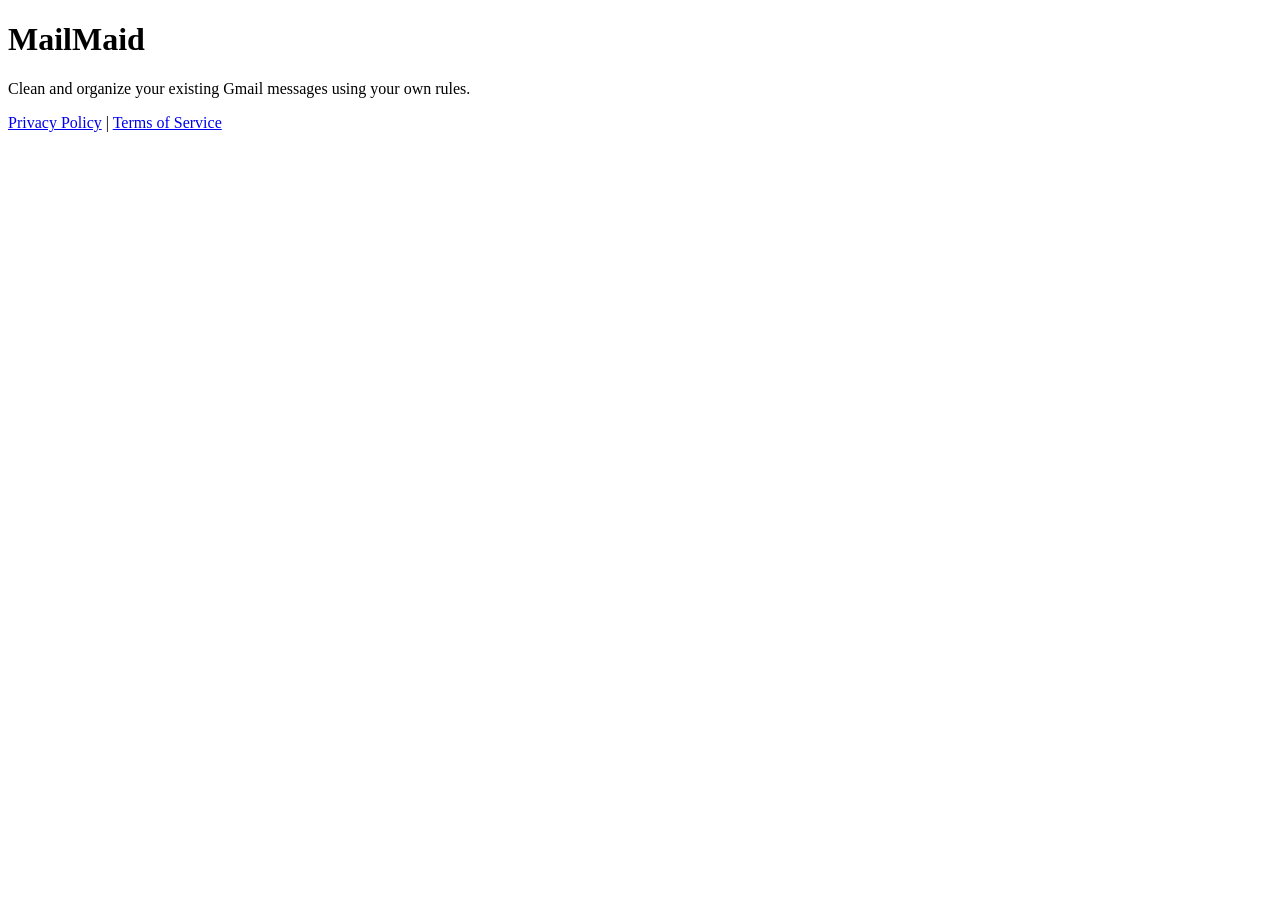
<file: index.html>
<!DOCTYPE html>
<html>
<head>
  <meta charset="UTF-8">
  <title>MailMaid</title>
  <meta name="google-site-verification" content="DTzDkL13eI3fLhbURHP-fbkzkwflk9OZotbTZPSeAIQ" />
</head>
<body>
  <h1>MailMaid</h1>
  <p>Clean and organize your existing Gmail messages using your own rules.</p>

  <p>
    <a href="privacy.html">Privacy Policy</a> |
    <a href="terms.html">Terms of Service</a>
  </p>
</body>
</html>
</file>
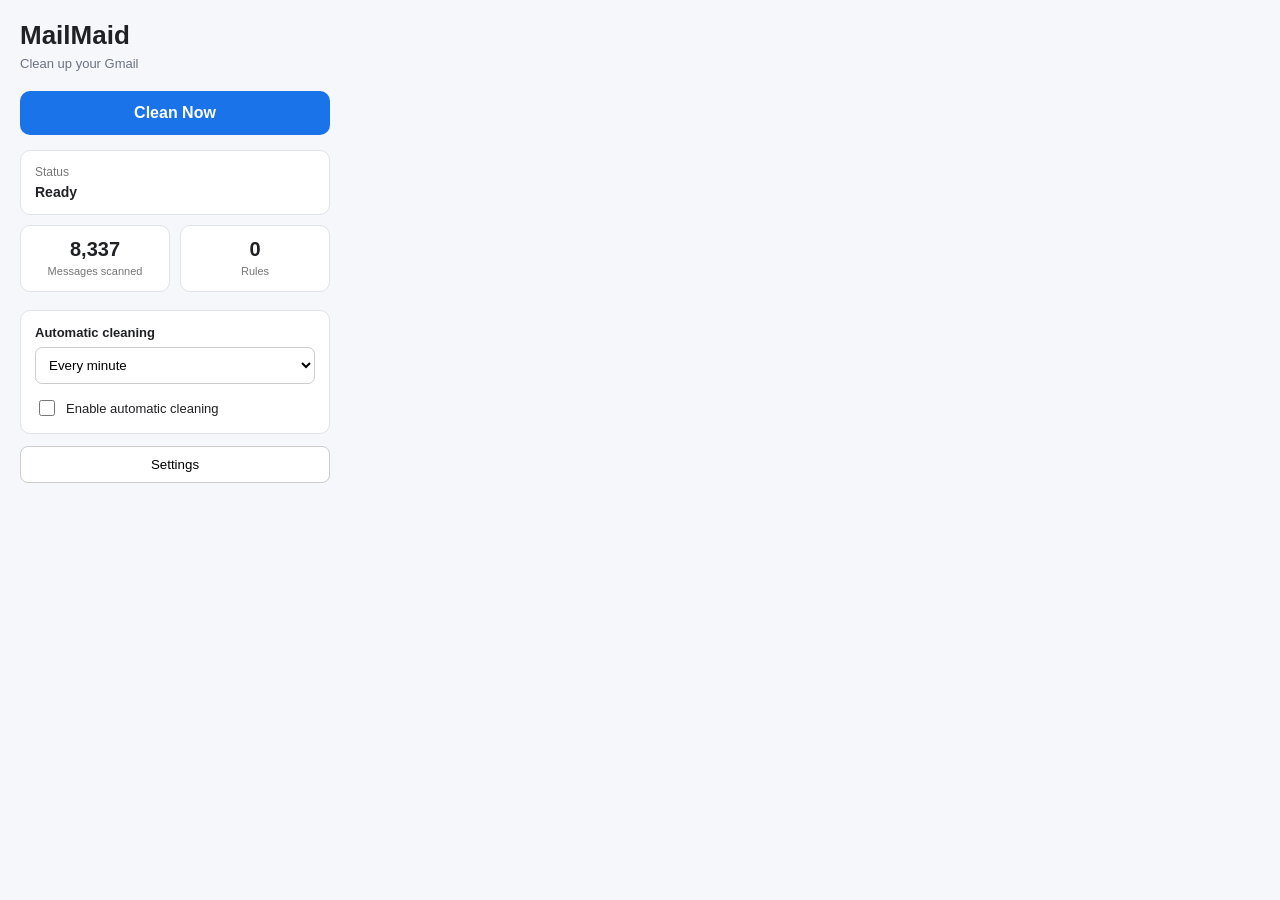
<file: popup.html>
<!DOCTYPE html>
<html>
<head>
  <meta charset="UTF-8">
  <title>MailMaid</title>
  <link rel="stylesheet" href="style.css">
</head>

<body>

  <div class="container">

    <div class="header">
      <h1>MailMaid</h1>
      <p>Clean up your Gmail</p>
    </div>

    <button id="clean" class="clean-button">
      Clean Now
    </button>

    <div class="status-card">
      <div class="status-title">Status</div>
      <div id="status">Ready</div>
    </div>

    <div class="stats">

      <div class="stat">
        <span id="processedCount">8,337</span>
        <small>Messages scanned</small>
      </div>

      <div class="stat">
        <span id="filterCount">0</span>
        <small>Rules</small>
      </div>

    </div>

    <div id="error" class="error"></div>

    <div class="settings-section">

      <label for="interval">
        Automatic cleaning
      </label>

      <select id="interval">
        <option value="1">Every minute</option>
        <option value="5">Every 5 minutes</option>
        <option value="15">Every 15 minutes</option>
        <option value="30">Every 30 minutes</option>
        <option value="60">Every hour</option>
        <option value="360">Every 6 hours</option>
        <option value="1440">Every day</option>
      </select>

      <label class="checkbox-row">
        <input type="checkbox" id="autoClean">
        <span>Enable automatic cleaning</span>
      </label>

    </div>

    <button id="settings" class="settings-button">
      Settings
    </button>

  </div>

  <script src="popup.js"></script>

</body>
</html>
</file>
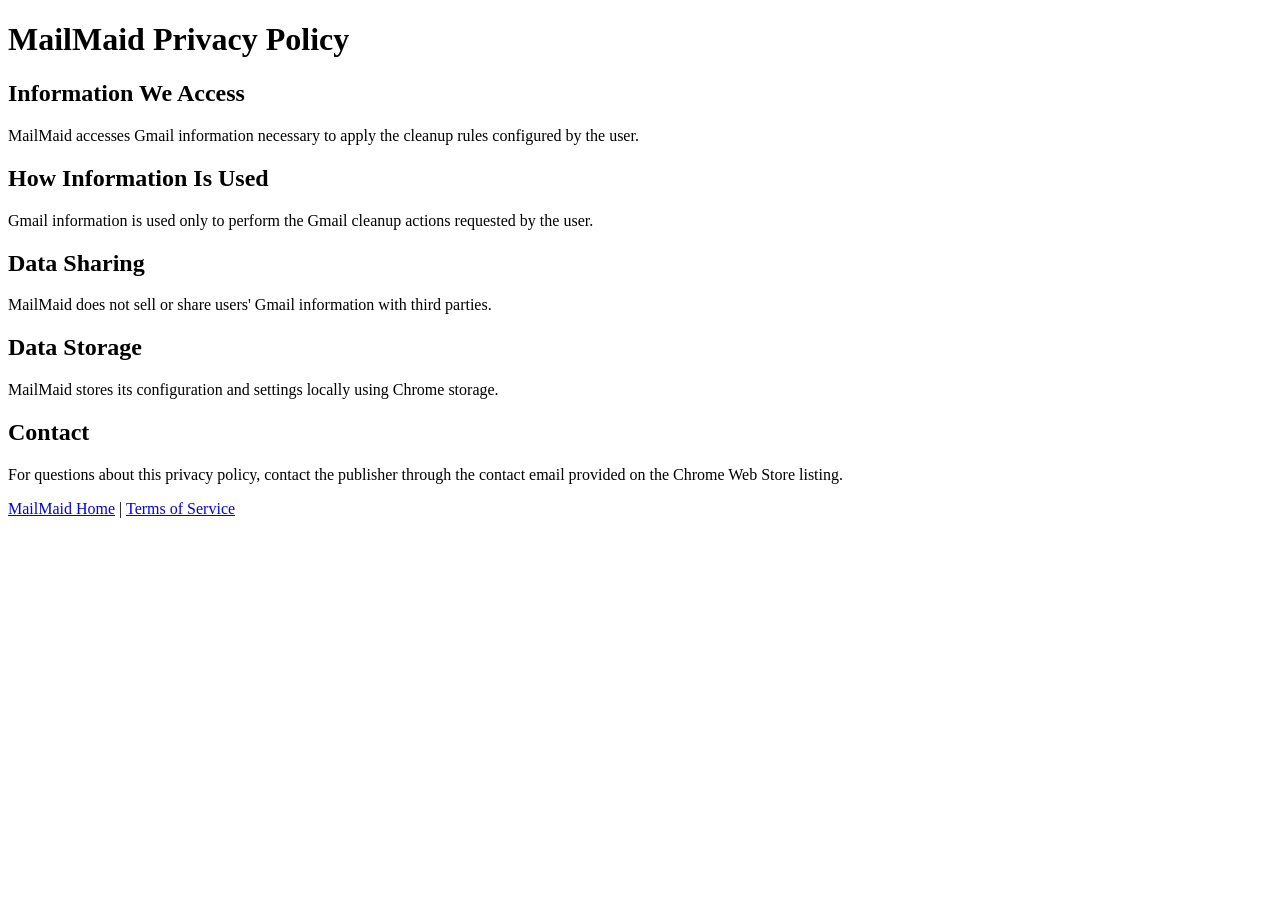
<file: privacy.html>
<!DOCTYPE html>
<html>
<head>
  <meta charset="UTF-8">
  <title>MailMaid Privacy Policy</title>
</head>
<body>
  <h1>MailMaid Privacy Policy</h1>

  <h2>Information We Access</h2>
  <p>
    MailMaid accesses Gmail information necessary to apply the cleanup
    rules configured by the user.
  </p>

  <h2>How Information Is Used</h2>
  <p>
    Gmail information is used only to perform the Gmail cleanup actions
    requested by the user.
  </p>

  <h2>Data Sharing</h2>
  <p>
    MailMaid does not sell or share users' Gmail information with
    third parties.
  </p>

  <h2>Data Storage</h2>
  <p>
    MailMaid stores its configuration and settings locally using Chrome
    storage.
  </p>

  <h2>Contact</h2>
  <p>
    For questions about this privacy policy, contact the publisher
    through the contact email provided on the Chrome Web Store listing.
  </p>

  <p>
    <a href="index.html">MailMaid Home</a> |
    <a href="terms.html">Terms of Service</a>
  </p>
</body>
</html>
</file>
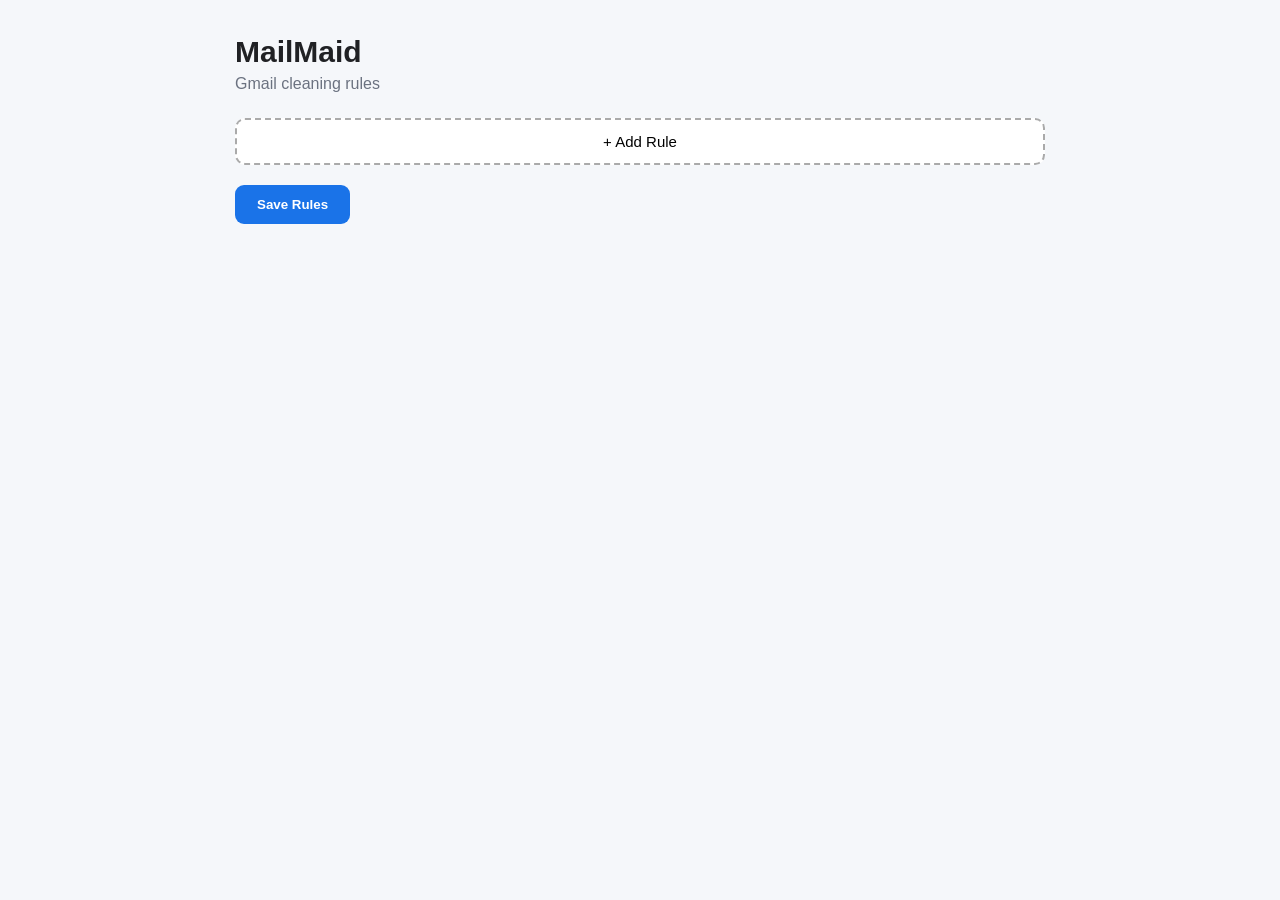
<file: settings.html>
<!DOCTYPE html>
<html>
<head>
  <meta charset="UTF-8">
  <title>MailMaid Settings</title>
  <link rel="stylesheet" href="settings.css">
</head>

<body>

  <div class="page">

    <header>
      <h1>MailMaid</h1>
      <p>Gmail cleaning rules</p>
    </header>

    <div id="rules"></div>

    <button id="addRule" class="add-button">
      + Add Rule
    </button>

    <div class="bottom">

      <button id="save" class="save-button">
        Save Rules
      </button>

      <span id="saveStatus"></span>

    </div>

  </div>


  <template id="ruleTemplate">

    <div class="rule">

      <div class="rule-header">

        <h2>Rule</h2>

        <button class="delete-rule">
          Delete
        </button>

      </div>


      <div class="conditions">

        <h3>Conditions</h3>

        <div class="comma-note">
          comma separated
        </div>


        <label>
          From contains
        </label>

        <input
          class="fromContains"
          type="text"
        >


        <label>
          From doesn't contain
        </label>

        <input
          class="fromNotContains"
          type="text"
        >


        <label>
          To contains
        </label>

        <input
          class="toContains"
          type="text"
        >


        <label>
          To doesn't contain
        </label>

        <input
          class="toNotContains"
          type="text"
        >


        <label>
          Subject contains
        </label>

        <input
          class="subjectContains"
          type="text"
        >


        <label>
          Subject doesn't contain
        </label>

        <input
          class="subjectNotContains"
          type="text"
        >


        <label>
          Message contains
        </label>

        <input
          class="messageContains"
          type="text"
        >


        <label>
          Message doesn't contain
        </label>

        <input
          class="messageNotContains"
          type="text"
        >

      </div>


      <div class="actions">

        <h3>Actions</h3>


        <label class="check">

          <input
            type="checkbox"
            data-action="archive"
          >

          Skip the Inbox (Archive it)

        </label>


        <label class="check">

          <input
            type="checkbox"
            data-action="read"
          >

          Mark as read

        </label>


        <label class="check">

          <input
            type="checkbox"
            data-action="star"
          >

          Star it

        </label>


        <label>
          Apply the label
        </label>

        <input
          class="label"
          type="text"
        >


        <label>
          Forward it
        </label>

        <input
          class="forward"
          type="email"
          placeholder="email@example.com"
        >


        <label class="check">

          <input
            type="checkbox"
            data-action="delete"
          >

          Delete it

        </label>


        <label class="check">

          <input
            type="checkbox"
            data-action="neverSpam"
          >

          Never send it to Spam

        </label>


        <label class="check">

          <input
            type="checkbox"
            data-action="important"
          >

          Always mark it as important

        </label>


        <label class="check">

          <input
            type="checkbox"
            data-action="notImportant"
          >

          Never mark it as important

        </label>


        <label>
          Categorize as
        </label>

        <select class="category">

          <option value="">
            Don't change
          </option>

          <option value="CATEGORY_PERSONAL">
            Primary
          </option>

          <option value="CATEGORY_SOCIAL">
            Social
          </option>

          <option value="CATEGORY_PROMOTIONS">
            Promotions
          </option>

          <option value="CATEGORY_UPDATES">
            Updates
          </option>

          <option value="CATEGORY_FORUMS">
            Forums
          </option>

        </select>

      </div>

    </div>

  </template>


  <script src="settings.js"></script>

</body>
</html>
</file>
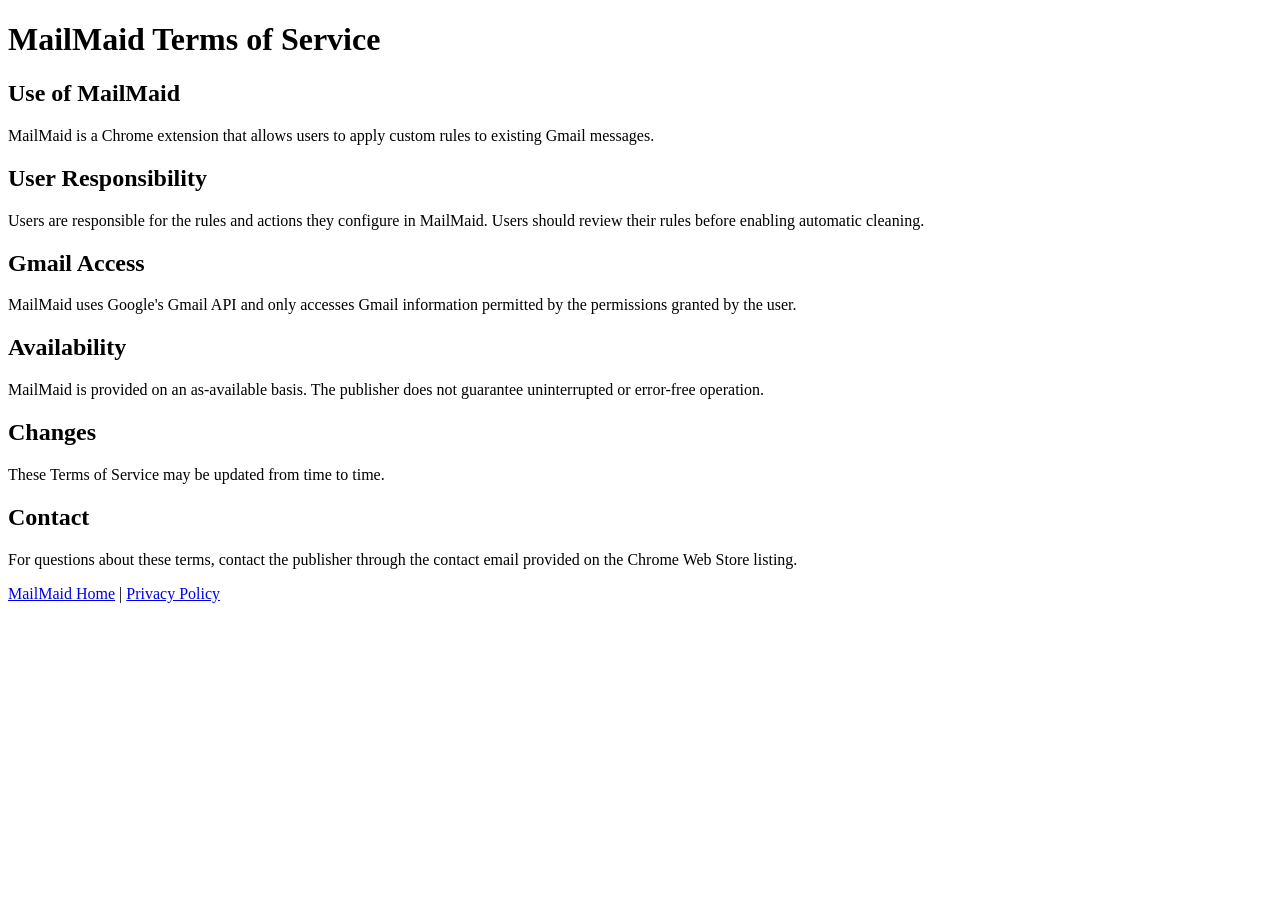
<file: terms.html>
<!DOCTYPE html>
<html>
<head>
  <meta charset="UTF-8">
  <title>MailMaid Terms of Service</title>
</head>
<body>
  <h1>MailMaid Terms of Service</h1>

  <h2>Use of MailMaid</h2>
  <p>
    MailMaid is a Chrome extension that allows users to apply custom
    rules to existing Gmail messages.
  </p>

  <h2>User Responsibility</h2>
  <p>
    Users are responsible for the rules and actions they configure in
    MailMaid. Users should review their rules before enabling automatic
    cleaning.
  </p>

  <h2>Gmail Access</h2>
  <p>
    MailMaid uses Google's Gmail API and only accesses Gmail information
    permitted by the permissions granted by the user.
  </p>

  <h2>Availability</h2>
  <p>
    MailMaid is provided on an as-available basis. The publisher does
    not guarantee uninterrupted or error-free operation.
  </p>

  <h2>Changes</h2>
  <p>
    These Terms of Service may be updated from time to time.
  </p>

  <h2>Contact</h2>
  <p>
    For questions about these terms, contact the publisher through the
    contact email provided on the Chrome Web Store listing.
  </p>

  <p>
    <a href="index.html">MailMaid Home</a> |
    <a href="privacy.html">Privacy Policy</a>
  </p>
</body>
</html>
</file>
<file: style.css>
* {
  box-sizing: border-box;
}

body {
  margin: 0;
  width: 350px;
  font-family: Arial, sans-serif;
  background: #f5f7fa;
  color: #202124;
}

.container {
  padding: 20px;
}

.header {
  margin-bottom: 20px;
}

.header h1 {
  margin: 0;
  font-size: 26px;
}

.header p {
  margin: 5px 0 0;
  color: #6b7280;
  font-size: 13px;
}

.clean-button {
  width: 100%;
  border: 0;
  border-radius: 10px;
  padding: 13px;
  font-size: 16px;
  font-weight: bold;
  cursor: pointer;
  background: #1a73e8;
  color: white;
}

.clean-button:hover {
  background: #1765cc;
}

.clean-button:disabled {
  background: #9aa0a6;
  cursor: not-allowed;
}

.status-card {
  background: white;
  border-radius: 10px;
  padding: 14px;
  margin-top: 15px;
  border: 1px solid #e0e3e7;
}

.status-title {
  font-size: 12px;
  color: #777;
  margin-bottom: 5px;
}

#status {
  font-size: 14px;
  font-weight: bold;
}

.stats {
  display: flex;
  gap: 10px;
  margin-top: 10px;
}

.stat {
  flex: 1;
  background: white;
  border: 1px solid #e0e3e7;
  border-radius: 10px;
  padding: 12px;
  text-align: center;
}

.stat span {
  display: block;
  font-size: 20px;
  font-weight: bold;
}

.stat small {
  color: #777;
  font-size: 11px;
}

.settings-section {
  margin-top: 18px;
  background: white;
  border: 1px solid #e0e3e7;
  border-radius: 10px;
  padding: 14px;
}

.settings-section > label:first-child {
  display: block;
  font-size: 13px;
  font-weight: bold;
  margin-bottom: 7px;
}

select {
  width: 100%;
  padding: 9px;
  border: 1px solid #ccc;
  border-radius: 7px;
  background: white;
}

.checkbox-row {
  display: flex !important;
  align-items: center;
  gap: 8px;
  margin-top: 13px;
  margin-bottom: 0 !important;
  font-weight: normal !important;
  font-size: 13px;
}

.checkbox-row input {
  width: 16px;
  height: 16px;
}

.settings-button {
  width: 100%;
  margin-top: 12px;
  padding: 10px;
  border: 1px solid #ccc;
  background: white;
  border-radius: 8px;
  cursor: pointer;
}

.settings-button:hover {
  background: #f1f3f4;
}

.error {
  display: none;
  margin-top: 10px;
  padding: 10px;
  border-radius: 8px;
  background: #fde8e8;
  color: #b42318;
  font-size: 12px;
  word-break: break-word;
}
</file>
<file: settings.css>
* {
  box-sizing: border-box;
}

body {
  margin: 0;
  background: #f5f7fa;
  font-family: Arial, sans-serif;
  color: #202124;
}

.page {
  max-width: 850px;
  margin: 0 auto;
  padding: 35px 20px 60px;
}

header {
  margin-bottom: 25px;
}

header h1 {
  margin: 0;
  font-size: 30px;
}

header p {
  margin-top: 6px;
  color: #6b7280;
}

.rule {
  background: white;
  border: 1px solid #ddd;
  border-radius: 12px;
  padding: 22px;
  margin-bottom: 18px;
}

.rule-header {
  display: flex;
  justify-content: space-between;
  align-items: center;
}

.rule-header h2 {
  margin: 0;
  font-size: 20px;
}

.delete-rule {
  border: 0;
  background: #fee;
  color: #b42318;
  padding: 7px 12px;
  border-radius: 6px;
  cursor: pointer;
}

.delete-rule:hover {
  background: #fdd;
}

h3 {
  font-size: 16px;
  margin: 22px 0 10px;
}

label {
  display: block;
  font-size: 13px;
  font-weight: bold;
  margin-top: 12px;
  margin-bottom: 5px;
}

input[type="text"],
input[type="email"],
select {
  width: 100%;
  padding: 10px;
  border: 1px solid #ccc;
  border-radius: 7px;
  font-size: 14px;
}

input:focus,
select:focus {
  outline: none;
  border-color: #1a73e8;
}

.comma-note {
  color: #777;
  font-size: 12px;
  margin-bottom: 10px;
}

.check {
  display: flex;
  align-items: center;
  gap: 8px;
  font-weight: normal;
}

.check input {
  width: 16px;
  height: 16px;
}

.add-button {
  width: 100%;
  padding: 13px;
  border: 2px dashed #aaa;
  background: white;
  border-radius: 10px;
  cursor: pointer;
  font-size: 15px;
}

.add-button:hover {
  background: #fafafa;
}

.bottom {
  display: flex;
  align-items: center;
  gap: 15px;
  margin-top: 20px;
}

.save-button {
  border: 0;
  border-radius: 9px;
  padding: 12px 22px;
  background: #1a73e8;
  color: white;
  font-weight: bold;
  cursor: pointer;
}

.save-button:hover {
  background: #1765cc;
}

#saveStatus {
  color: #16803c;
  font-size: 13px;
}
</file>
